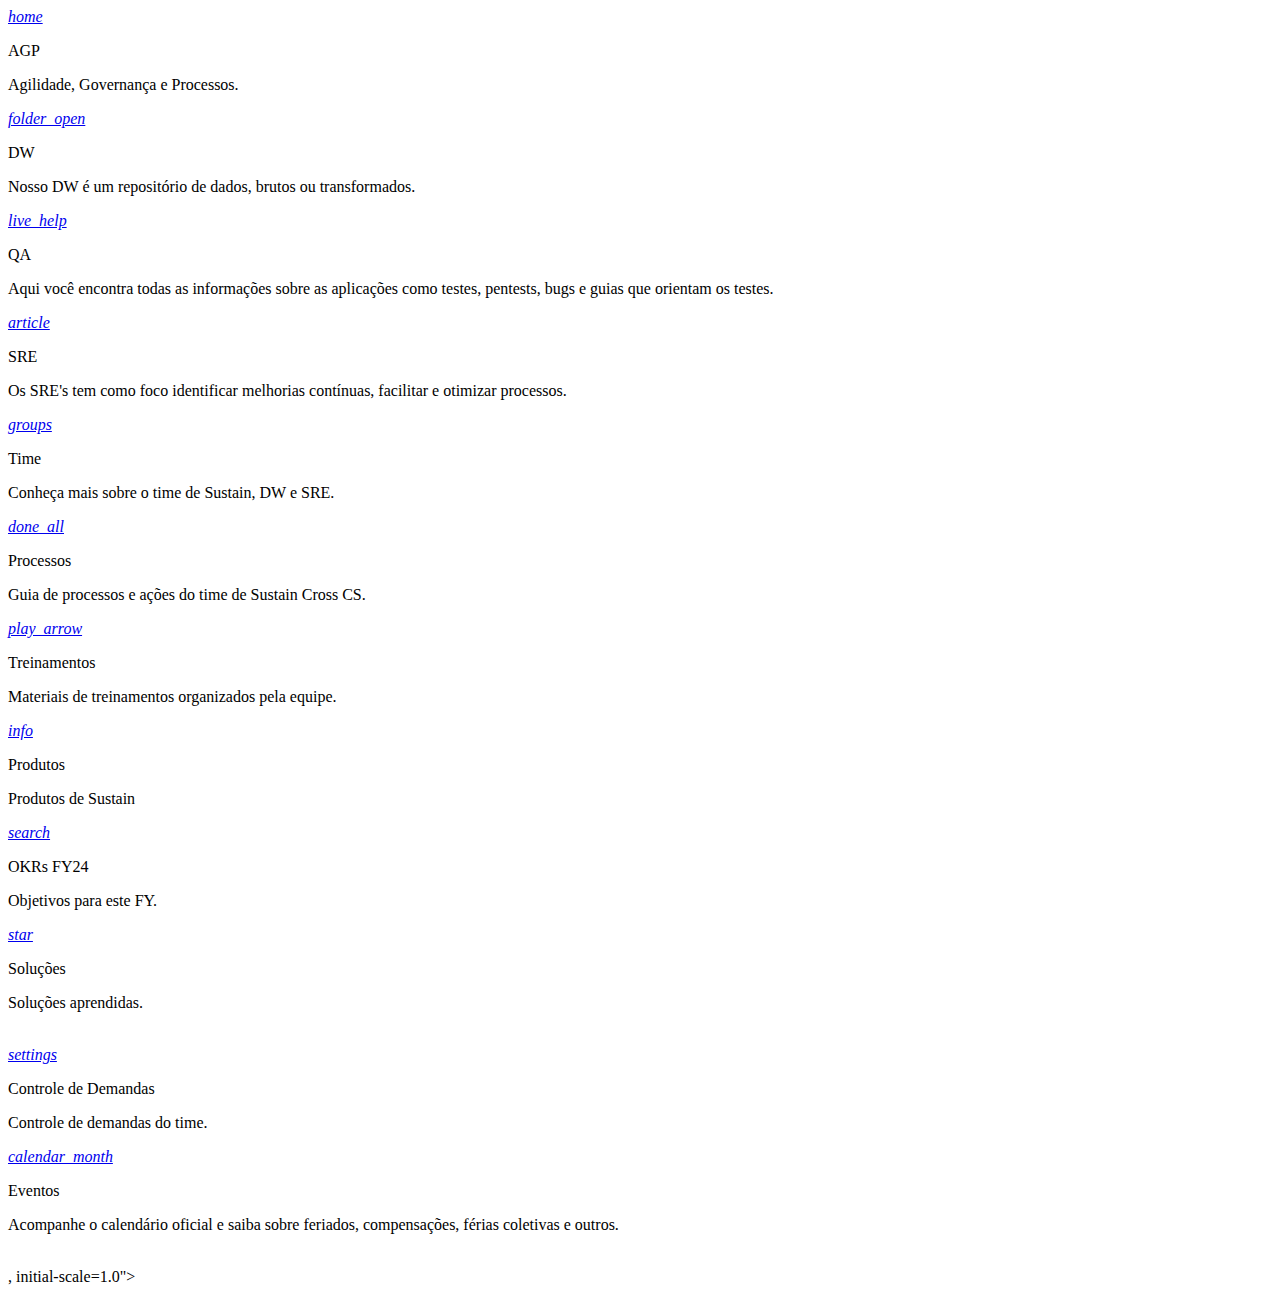
<file: index.html>
<!DOCTYPE html>
<html lang="en">
<head>
    <meta charset="UTF-8">
    <meta name="viewport" content="width=<section class="section">
        <div class="card-section">   
          <!-- CARD1 -->
        <div class="card">                
        <div class="left"> 
        <a href="https://pages.experian.com/display/SUCRCICS/AGP">
                <i class="material-icons">home</i>
            </a>
       </div>
      <div class="right">
        <p class="element-style">AGP</p>
        <p class="element-style">Agilidade, Governança e Processos. </p>
      </div>
    </div>

    <!-- CARD2 -->
    <div class="card">
      <div class="left">     
        <a href="https://pages.experian.com/display/SUCRCICS/DW">
      <i class="material-icons">folder_open</i>
  </a>                </div>
      <div class="right">
        <p class="element-style">DW</p>
        <p class="element-style">Nosso DW é um repositório de dados, brutos ou transformados.</p>
      </div>
    </div>
    <!-- CARD3 -->
    <div class="card">
      <div class="left">     <a href="https://pages.experian.com/display/SUCRCICS/QA">
      <i class="material-icons">live_help</i>
  </a>               </div>
      <div class="right">
        <p class="element-style">QA</p>
        <p class="element-style">Aqui você encontra todas as informações sobre as aplicações como testes, pentests, bugs e guias que orientam os testes. </p>
      </div>
    </div>
    <!-- CARD4 -->
    <div class="card">
      <div class="left">     <a href="https://pages.experian.com/pages/viewpage.action?pageId=1073254057">
      <i class="material-icons">article</i>
  </a>               </div>
      <div class="right">
        <p class="element-style">SRE</p>
        <p class="element-style">Os SRE's tem como foco identificar melhorias contínuas, facilitar e otimizar processos. </p>
      </div>
    </div>
    <!-- CARD5 -->
    <div class="card">
      <div class="left">    <a href="https://pages.experian.com/display/SUCRCICS/Time">
      <i class="material-icons">groups</i>
  </a>               </div>
      <div class="right">
        <p class="element-style">Time</p>
        <p class="element-style">Conheça mais sobre o time de Sustain, DW e SRE. </p>
      </div>
    </div>
    <!-- CARD6 -->
    <div class="card">
      <div class="left">       <a href="https://pages.experian.com/display/SUCRCICS/Processos">
      <i class="material-icons">done_all</i>
  </a>               </div>
      <div class="right">
        <p class="element-style">Processos</p>
        <p class="element-style">Guia de processos e ações do time de Sustain Cross CS.  </p>
      </div>
    </div>
    <!-- CARD7 -->
    <div class="card">
      <div class="left">     <a href="https://pages.experian.com/display/SUCRCICS/Treinamentos">
      <i class="material-icons">play_arrow</i>
  </a>               </div>
      <div class="right">
        <p class="element-style">Treinamentos</p>
        <p class="element-style">Materiais de treinamentos organizados pela equipe. </p>
      </div>
    </div>
    <!-- CARD8 -->
    <div class="card">
      <div class="left">       <a href="https://pages.experian.com/display/SUCRCICS/Produtos">
      <i class="material-icons">info</i>
  </a>               </div>
      <div class="right">
        <p class="element-style">Produtos</p>
        <p class="element-style">Produtos de Sustain </p>
      </div>
    </div>
    <!-- CARD9 -->
    <div class="card">
      <div class="left">    <a href="https://pages.experian.com/display/SUCRCICS/OKRs+FY24">
      <i class="material-icons">search</i>
  </a>               </div>
      <div class="right">
        <p class="element-style">OKRs FY24</p>
        <p class="element-style">Objetivos para este FY. </p>
      </div>
    </div>
    <!-- -- CARD10 ---->
    <div class="card">                
        <div class="left"> 
        <a href="https://pages.experian.com/pages/viewpage.action?pageId=856305111">
                <i class="material-icons">star</i>
            </a>
       </div>
      <div class="right">
        <p class="element-style">Soluções</p>
        <p class="element-style">Soluções aprendidas. </p>
    <!-- -- CARD11 ---->
      </div>
    </div>
&nbsp; &nbsp;	   	  <div class="card">
      <div class="left"> 	<a href="https://pages.experian.com/display/SUCRCICS/Controle+de+Demandas">
      <i class="material-icons">settings</i>
  </a>				 </div>
      <div class="right">
        <p class="element-style">Controle de Demandas</p>
        <p class="element-style">Controle de demandas do time. </p>
      </div>
    </div>	

        <div class="card">
      <div class="left">     
        <a href="https://pages.experian.com/pages/viewpage.action?pageId=1101160677">
      <i class="material-icons">calendar_month</i>
  </a>                </div>
      <div class="right">
        <p class="element-style">Eventos</p>
        <p class="element-style">Acompanhe o calendário oficial e saiba sobre feriados, compensações, férias coletivas e outros. </p>
      </div>
    </div> &nbsp; &nbsp; 

</div>      
</section>, initial-scale=1.0">
    <title>Document</title>
</head>
<body>
    
</body>
</html>
</file>
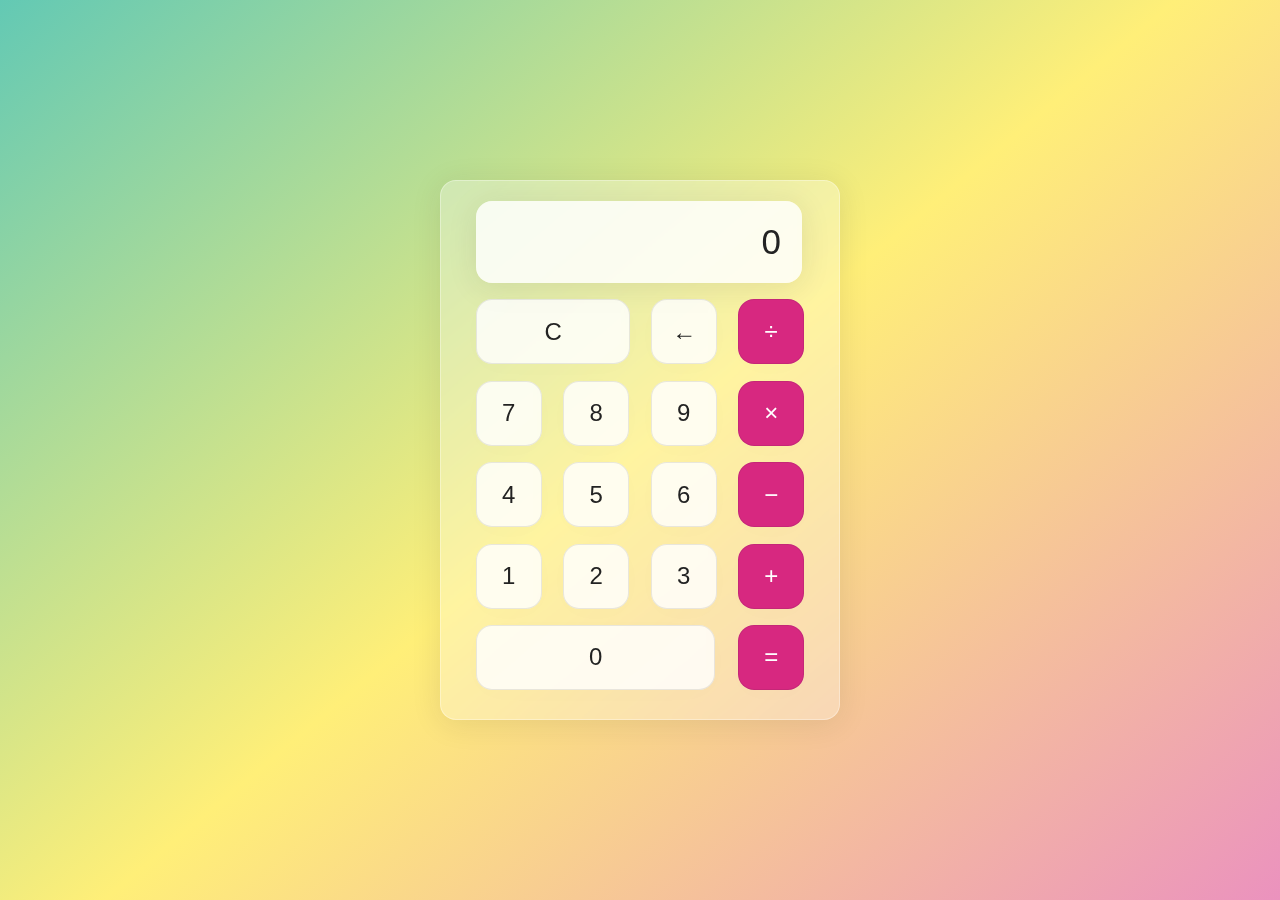
<file: Calculadora/index.html>
<!DOCTYPE html>
<html lang="pt-br">
<head>
    <meta charset="UTF-8">
    <meta http-equiv="X-UA-Compatible" content="IE=edge">
    <meta name="viewport" content="width=device-width, initial-scale=1.0">
    <link rel="stylesheet" href="style.css">
    <title>Calculadora Teste</title>
</head>
<body>
    
    <div class="wrapper">
        <section class="screen">
            0
        </section>

        <section class="botoes-calc">
            <div class="botao-calc-row">
                <button class="botao-calc double">
                    C
                </button>
                <button class="botao-calc">    
                    &larr;
                </button>
                <button class="botao-calc">
                    &divide;
                </button>
            </div>


            <div class="botao-calc-row">
                <button class="botao-calc">
                    7
                </button>
                <button class="botao-calc">
                    8
                </button>
                <button class="botao-calc">
                    9
                </button>
                <button class="botao-calc">
                    &times;
                </button>
            </div>

            <div class="botao-calc-row">
                <button class="botao-calc">
                    4
                </button>
                <button class="botao-calc">
                    5
                </button>
                <button class="botao-calc">
                    6
                </button>
                <button class="botao-calc">
                    &minus;
                </button>
            </div>

            <div class="botao-calc-row">
                <button class="botao-calc">
                    1
                </button>
                <button class="botao-calc">
                    2
                </button>
                <button class="botao-calc">
                    3
                </button>
                <button class="botao-calc">
                    &plus;
                </button>
            </div>

            <div class="botao-calc-row">
                <button class="botao-calc triplo">
                    0
                </button>
                <button class="botao-calc">
                    &equals;
                </button>
            </div>

        </section>

    </div>



    <script src="scrpit.js"></script>
</body>
</html>
</file>
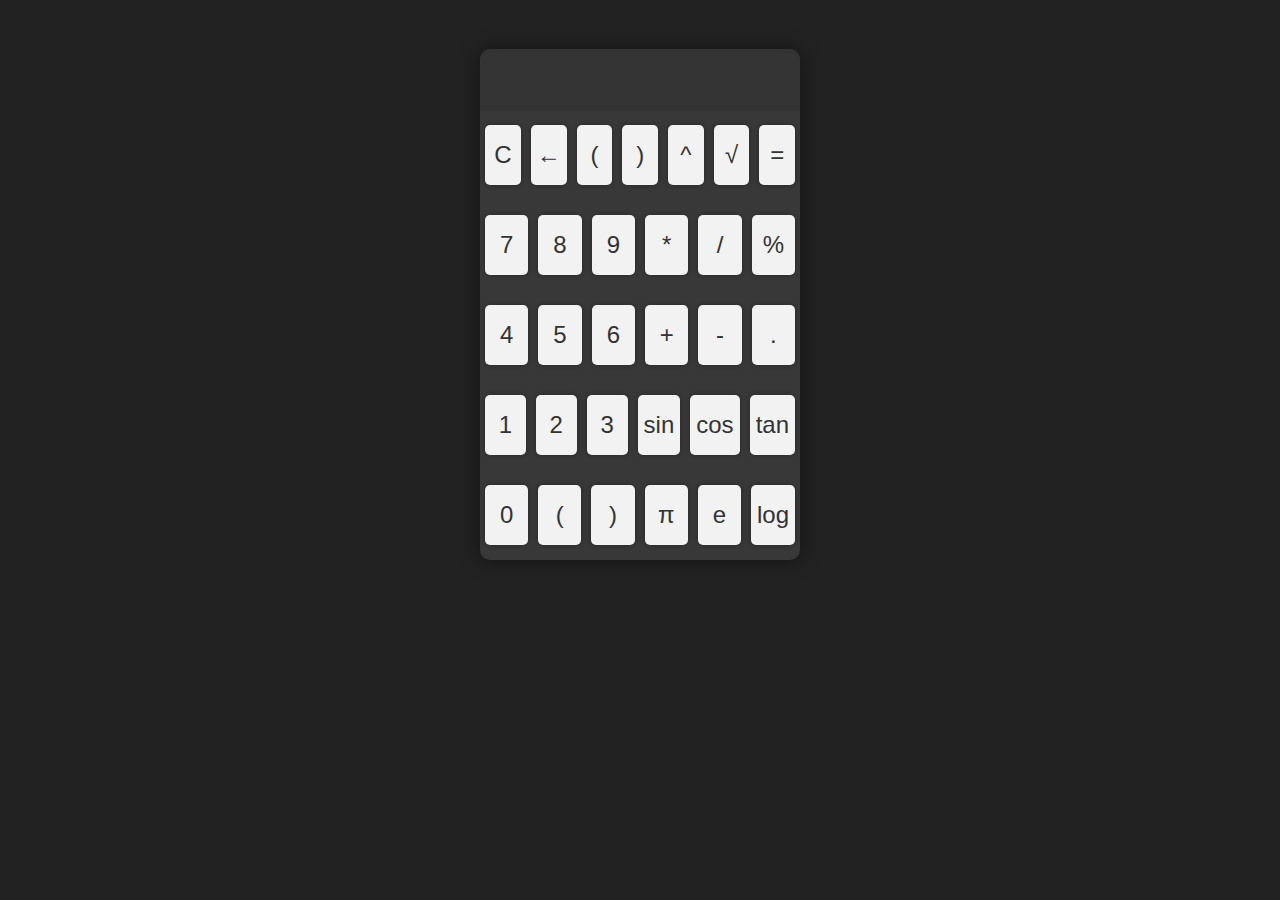
<file: Cientifica/index.html>
<!DOCTYPE html>
<html>
<head>
	<meta charset="UTF-8">
	<title>Calculadora Científica</title>
	<link rel="stylesheet" type="text/css" href="style.css">
</head>
<body>
	<div class="calculator">
		<div class="display">
			<input type="text" id="result" disabled>
		</div>
		<div class="button-row">
			<button class="button" onclick="clearDisplay()">C</button>
			<button class="button" onclick="deleteChar()">&larr;</button>
			<button class="button" onclick="insertChar('(')">(</button>
			<button class="button" onclick="insertChar(')')">)</button>
			<button class="button" onclick="insertChar('^')">^</button>
			<button class="button" onclick="insertChar('sqrt(')">√</button>
			<button class="button" onclick="calculate()">=</button>
		</div>
		<div class="button-row">
			<button class="button" onclick="insertChar('7')">7</button>
			<button class="button" onclick="insertChar('8')">8</button>
			<button class="button" onclick="insertChar('9')">9</button>
			<button class="button" onclick="insertChar('*')">*</button>
			<button class="button" onclick="insertChar('/')">/</button>
			<button class="button" onclick="insertChar('%')">%</button>
		</div>
		<div class="button-row">
			<button class="button" onclick="insertChar('4')">4</button>
			<button class="button" onclick="insertChar('5')">5</button>
			<button class="button" onclick="insertChar('6')">6</button>
			<button class="button" onclick="insertChar('+')">+</button>
			<button class="button" onclick="insertChar('-')">-</button>
			<button class="button" onclick="insertChar('.')">.</button>
		</div>
		<div class="button-row">
			<button class="button" onclick="insertChar('1')">1</button>
			<button class="button" onclick="insertChar('2')">2</button>
			<button class="button" onclick="insertChar('3')">3</button>
			<button class="button" onclick="insertChar('sin(')">sin</button>
			<button class="button" onclick="insertChar('cos(')">cos</button>
			<button class="button" onclick="insertChar('tan(')">tan</button>
		</div>
		<div class="button-row">
			<button class="button" onclick="insertChar('0')">0</button>
			<button class="button" onclick="insertChar('(')"> ( </button>
			<button class="button" onclick="insertChar(')')"> ) </button>
			<button class="button" onclick="insertChar('pi')">π</button>
			<button class="button" onclick="insertChar('e')">e</button>
			<button class="button" onclick="insertChar('log(')">log</button>
		</div>
	</div>
	<script src="script.js"></script>
</body>
</html>
</file>
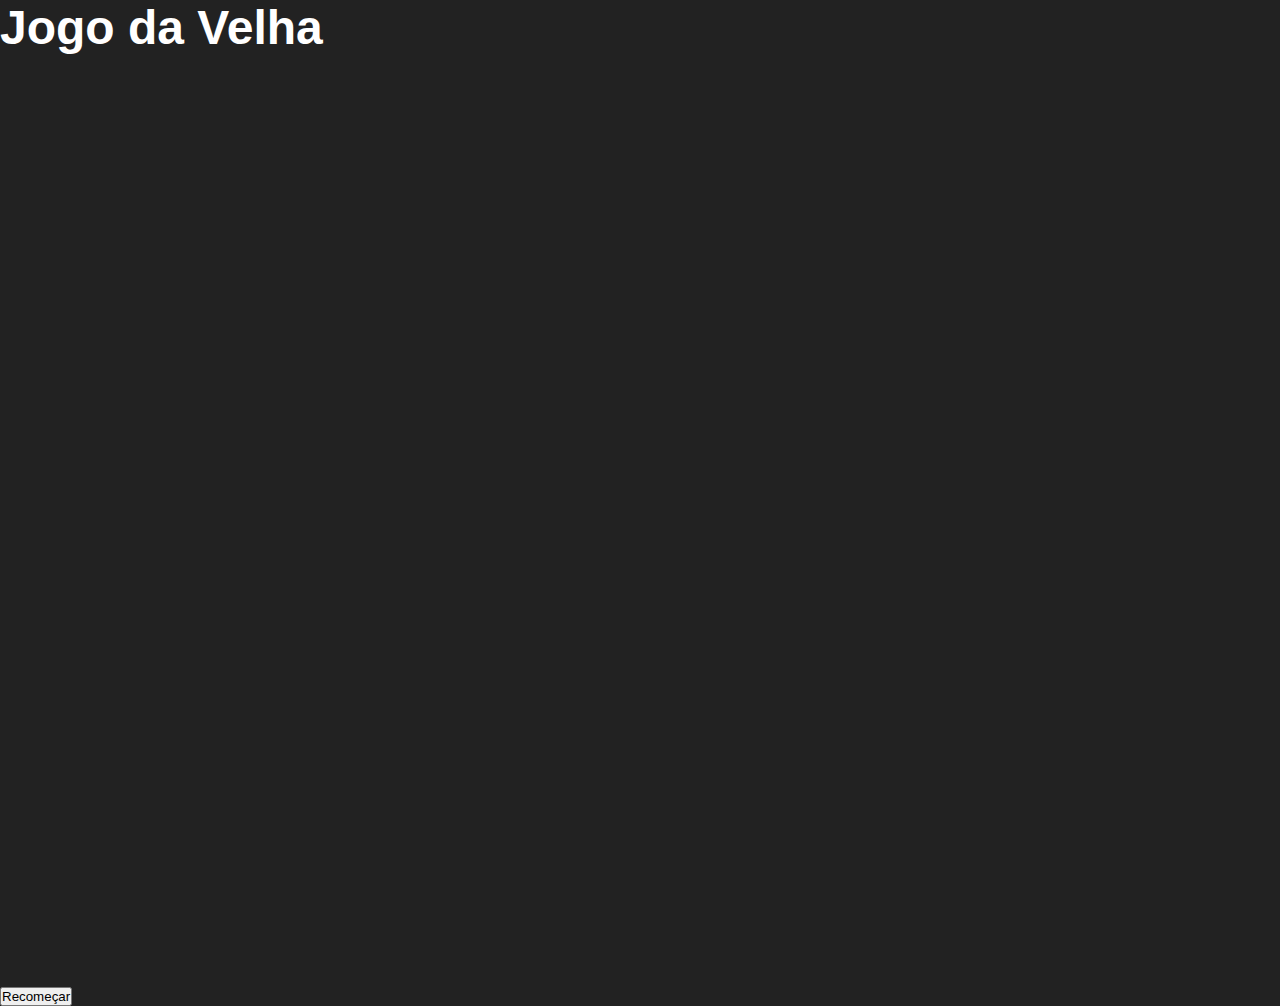
<file: Jogo da Velha/index.html>
<!DOCTYPE html>
<html lang="en">
<head>
  <meta charset="UTF-8">
  <meta name="viewport" content="width=device-width, initial-scale=1.0">
  <title>Jogo da Velha</title>
  <link rel="stylesheet" href="style.css">
</head>
<body>
  <div class="game">
    <h1>Jogo da Velha</h1>
    <div class="game-board">
      <div class="cell" id="1"></div>
      <div class="cell" id="2"></div>
      <div class="cell" id="3"></div>
      <div class="cell" id="4"></div>
      <div class="cell" id="5"></div>
      <div class="cell" id="6"></div>
      <div class="cell" id="7"></div>
      <div class="cell" id="8"></div>
      <div class="cell" id="9"></div>
    </div>
    <button id="reset">Recomeçar</button>
  </div>
  <script src="script.js"></script>
</body>
</html>
</file>
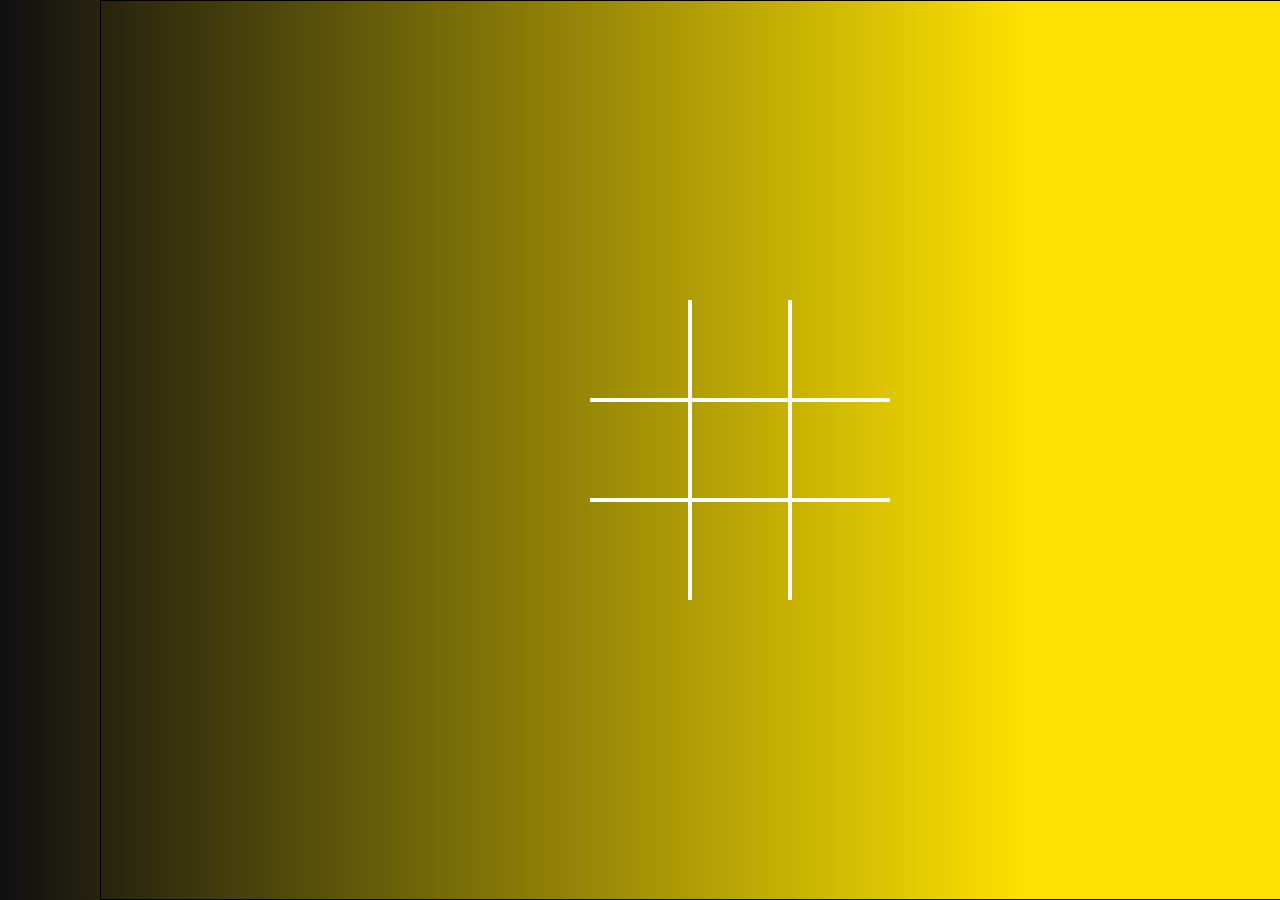
<file: JogoDaVelha/index.html>
<!DOCTYPE html>
<html lang="pt-br">
<head>
    <meta charset="UTF-8">
    <meta http-equiv="X-UA-Compatible" content="IE=edge">
    <meta name="viewport" content="width=device-width, initial-scale=1.0">
    <link rel="stylesheet" href="./style.css">
    <title>Jogo da Velha</title>
</head>
<body> 
    <div class="board" data-board>
        <div class="cell " data-cell></div>
        <div class="cell " data-cell></div>
        <div class="cell" data-cell></div>
        <div class="cell" data-cell></div>
        <div class="cell" data-cell></div>
        <div class="cell" data-cell></div>
        <div class="cell" data-cell></div>
        <div class="cell" data-cell></div>
        <div class="cell" data-cell></div>
    </div>

    <div class="winning-message" data-winning-message> 
        <p class="winning-text" data-winning-message-text>X Venceu</p>
        <button class="winning-message-button" data-restart-button>Reiniciar!</button>
    </div>
    <script src="./script.js"></script>
</body>
</html>
</file>
<file: Calculadora/style.css>
html{
    box-sizing: border-box;
    height: 100%;
}

*,
*::before,
*::after{
    box-sizing: inherit;
    margin: 0;
    padding: 0;
}

body{
    align-items: center;
    background: linear-gradient(320deg, #eb92be, #ffef78, #63c9b4);
    display: flex;
    font-family: 'Dosis', sans-serif;
    font-display: swap;
    height: inherit;
    justify-content: center;
}

.wrapper{
    backdrop-filter: blur(5.5px);
    -webkit-backdrop-filter: blur(5.5px);
    border-radius: 16px;
    box-shadow: 0 4px 30px rgba(35, 35, 35, 0.1);
    color: #233223;
    backdrop-filter: blur(4px);
    -webkit-backdrop-filter: blur(4px);
    background: rgba(255, 255, 255, 0.30);
    border: 1px solid rgba(255, 255, 255, 0.34);
    flex-basis: 400px;
    height: 540px;
    padding: 20px 35px;
}

.screen{
    backdrop-filter: blur(5.5px);
    -webkit-backdrop-filter: blur(5.5px);
    background: rgba(255, 255, 255, 0.75);
    border: 1px solid rgba(255, 255, 255, 0.01);
    border-radius: 16px;
    box-shadow: 0 4px 30px rgba(35, 35, 35, 0.1);
    color: #232323;
    font-size: 35px;
    overflow: auto;
    padding: 20px;
    text-align: right;
    width: 326px;
}

.botao-calc-row{
    display: flex;
    justify-content: space-between;
    margin: 5% 0;
}

.botao-calc{
   backdrop-filter: blur(5.5px);
   -webkit-backdrop-filter: blur(5.5px);
   background: rgba(255, 255, 255, 0.75);
   border: 1px solid rgba(35, 35, 35, 0.1);
   border-radius: 16px;
   box-shadow: 0 4px 30px rgba(35, 35, 35, 0.01);
   color: #232323;
   flex-basis: 20%;
   font-family: inherit;
   font-size: 24px;
   height: 65px;  
}

.botao-calc:last-child{
    backdrop-filter: blur(5.5px);
   -webkit-backdrop-filter: blur(5.5px);
   background: rgba(255, 255, 255, 0.75);
   border: 1px solid rgba(35, 35, 35, 0.1);
   border-radius: 16px;
   box-shadow: 0 4px 30px rgba(35, 35, 35, 0.01);
   color: #fff;
   background: #d72880;
}

.botao-calc:last-child:hover{
    background-color: inherit;
    color: inherit;
}

.botao-calc:hover{
    background-color: inherit;
}

.botao-calc:active{
    background-color: #ffef78;
}

.double{
    flex-basis: 47%;
}

.triplo{
    flex-basis: 73%;
}
</file>
<file: Cientifica/style.css>
/* Definindo as variáveis de cores */
:root {
    --background-color: #222;
    --keypad-background: #383838;
    --key-color: #f2f2f2;
    --key-hover-color: #ddd;
    --key-active-color: #bbb;
    --screen-background: #333;
    --screen-color: #fff;
  }
  
  /* Aplicando as variáveis */
  body {
    background-color: var(--background-color);
    font-family: 'Arial', sans-serif;
  }
  
  .calculator {
    display: flex;
    flex-direction: column;
    align-items: center;
    justify-content: center;
    width: 320px;
    margin: 50px auto;
    border-radius: 10px;
    box-shadow: 0 0 20px rgba(0, 0, 0, 0.5);
    background-color: var(--keypad-background);
  }
  
  .display {
    display: flex;
    align-items: center;
    justify-content: flex-end;
    height: 60px;
    width: 100%;
    background-color: var(--screen-background);
    border-top-left-radius: 10px;
    border-top-right-radius: 10px;
  }
  
  #result {
    font-size: 30px;
    color: var(--screen-color);
    background-color: var(--screen-background);
    border: none;
    outline: none;
    padding-right: 10px;
    width: 100%;
    height: 100%;
    border-top-left-radius: 10px;
    border-top-right-radius: 10px;
  }
  
  .button-row {
    display: flex;
    align-items: center;
    justify-content: center;
    width: 100%;
    padding: 10px 0;
  }
  
  .button {
    display: flex;
    align-items: center;
    justify-content: center;
    font-size: 24px;
    width: 60px;
    height: 60px;
    margin: 5px;
    border-radius: 5px;
    background-color: var(--key-color);
    color: #333;
    cursor: pointer;
    transition: all 0.2s ease;
    outline: none;
    border: none;
    box-shadow: 0 0 5px rgba(0, 0, 0, 0.3);
  }
  
  .button:hover {
    background-color: var(--key-hover-color);
  }
  
  .button:active {
    background-color: var(--key-active-color);
    box-shadow: 0 0 2px rgba(0, 0, 0, 0.5);
  }
  
  /* Botões laranjas para operações matemáticas */
  .operation {
    background-color: orange;
    color: white;
  }
  
  .operation:hover {
    background-color: #ff8c00;
  }
  
  .operation:active {
    background-color: #cc6600;
  }
  
  /* Botões cinzas para funções trigonométricas */
  .trigo {
    background-color: #666;
    color: white;
  }
  
  .trigo:hover {
    background-color: #999;
  }
  
  .trigo:active {
    background-color: #333;
  }
  
  /* Botões verdes para funções logarítmicas */
  .log {
    background-color: green;
    color: white;
  }
  
  .log:hover {
    background-color: #00cc00;
  }
  
  .log:active {
    background-color: #006600;
  }
  
  /* Botões azuis para números e ponto */
  .numbers {
    background-color: #0077be;
    color: white;
  }
</file>
<file: Jogo da Velha/style.css>
* {
    margin: 0;
    padding: 0;
    box-sizing: border-box;
    font-family: Arial, sans-serif;
  }
  
  body {
    background-color: #222;
    color: #fff;
  }
  
  .container {
    display: flex;
    flex-direction: column;
    align-items: center;
    justify-content: center;
    min-height: 100vh;
  }
  
  h1 {
    font-size: 3rem;
    margin-bottom: 2rem;
  }
  
  .board {
    display: flex;
    flex-wrap: wrap;
    width: 300px;
    height: 300px;
    background-color: #383838;
    border: 2px solid #fff;
    border-radius: 10px;
  }
  
  .cell {
    display: flex;
    align-items: center;
    justify-content: center;
    width: 100px;
    height: 100px;
    font-size: 4rem;
    cursor: pointer;
    transition: all 0.2s ease;
  }
  
  .cell:hover {
    background-color: #ddd;
  }
  
  .cell.x {
    color: #0077be;
  }
  
  .cell.o {
    color: #ff6347;
  }
  
  .button {
    margin-top: 2rem;
    padding: 0.5rem 1rem;
    font-size: 1.2rem;
    border-radius: 5px;
    background-color: #0077be;
    color: #fff;
    border: none;
    cursor: pointer;
    transition: all 0.2s ease;
  }
  
  .button:hover {
    background-color: #005fa3;
  }
</file>
<file: JogoDaVelha/style.css>
*{
    box-sizing: border-box;
    margin: 0;
    padding: 0;
}

body{
    height: 100vh;
    width: 100vh;
    background: linear-gradient(90deg,
     rgba(0, 0, 0, 0.94)  0%,
     rgba(253, 225, 0, 100) 80%
     );
}

.board{
    display: grid;
    width: 100%;
    height: 100%;
    display: grid;
    left: 100px;
    border: black 1px solid;
    justify-content: center;
    align-content: center;
    justify-items: center;
    align-items: center;
    position: absolute;
    grid-template-columns: repeat(3, auto);
}

.board.x .cell:not(.x):not(.circle):hover::after,
.board.x .cell:not(.x):not(.circle):hover::before,
.board.circle .cell:not(.x):not(.circle):hover::after{
    background: rgba(255, 255, 255, 0.3) !important;
}

/* Div das Celulas */
.cell{
    width: 100px;
    height: 100px;
    border: 2px solid #fff;
    display: flex;
    align-items: center;
}

.cell.x,
 .cell.circle{
    cursor: not-allowed;
}

.cell:nth-child(1),
.cell:nth-child(2),
.cell:nth-child(3){
    border-top: none;
}

.cell:nth-child(1),
.cell:nth-child(4),
.cell:nth-child(7){
    border-left: none;
}

.cell:nth-child(7),
.cell:nth-child(8),
.cell:nth-child(9){
    border-bottom: none;
}

.cell:nth-child(3),
.cell:nth-child(6),
.cell:nth-child(9){
    border-right: none;
}
/* Div das Celulas */

/* x */
.cell.x::before,
.cell.x::after,
.board.x .cell:not(.x):not(.circle):hover::after,
.board.x .cell:not(.x):not(.circle):hover::before{
    content: "";
    height: calc(100px * 0.15);
    width: calc(100px * 0.9);
    background: white;
    position: absolute;
}

.cell.x::before,
.board.x .cell:not(.x):not(.circle):hover::before{
    transform: rotate(45deg);
}

.cell.x::after,
.board.x .cell:not(.x):not(.circle):hover::after{
    transform: rotate(-45deg);
}
/* x */

/* Circle */
.cell.circle::before,
.cell.circle::after,
.board.circle .cell:not(.x):not(.circle):hover::after,
.board.circle .cell:not(.x):not(.circle):hover::after{
    content: "";
    height: calc(100px * 0.9);
    width: calc(100px * 0.9);
    background: white;
    position: absolute;
    border-radius: 50%;
}
/* Circle */

/* Mensagem de Vitória */
.winning-message{
    display: none;
    position: fixed;
    top: 0;
    left: 0;
    right: 0;
    bottom: 0;
    justify-content: center;
    align-items: center;
    background-color: rgba(0, 0, 0, 0.8);
    flex-direction: column;
}

.winning-message-button{
    font-size: 2.5rem;
    background-color:rgba(0, 0, 0, 0.94);
    padding: 10px 15px;
    cursor: pointer;
    border-radius: 5px;
    border: none;
    color: white;
}

.winning-message-button:hover{
    color: rgba(0, 0, 0, 0.94);
    background-color: white;
}

.winning-text{
    color: white;
    font-size: 5rem;
}

.show-winning-message{
    display: flex;
}


/* Mensagem de Vitória */
</file>
